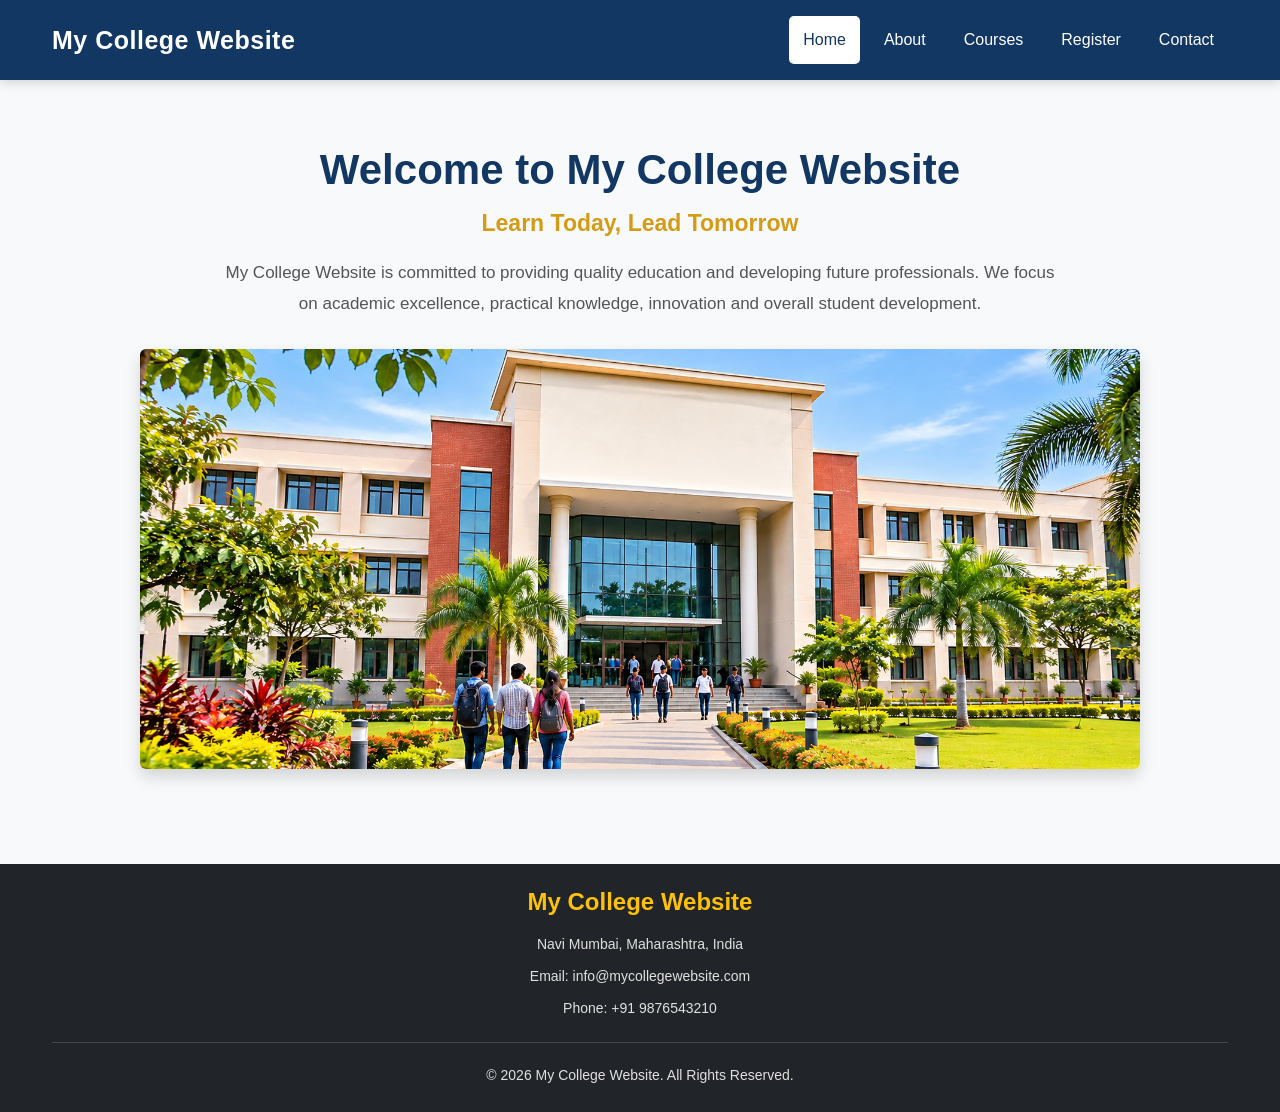
<file: templates/index.html>
<!DOCTYPE html>
<html lang="en">
<head>
    <meta charset="UTF-8">
    <meta name="viewport" content="width=device-width, initial-scale=1.0">
    <title>Home | My College Website</title>
    <link href="https://cdn.jsdelivr.net/npm/bootstrap@5.3.3/dist/css/bootstrap.min.css" rel="stylesheet">
    <link rel="stylesheet" href="/static/style.css">
</head>
<body>
    <nav class="navbar navbar-expand-lg navbar-dark bg-primary sticky-top">
        <div class="container">

            <a class="navbar-brand fw-bold" href="/">
                My College Website
            </a>

            <button class="navbar-toggler" type="button"
                data-bs-toggle="collapse" data-bs-target="#navbar">
                <span class="navbar-toggler-icon"></span>
            </button>

            <div class="collapse navbar-collapse" id="navbar">
                <ul class="navbar-nav ms-auto">

                    <li class="nav-item">
                        <a class="nav-link active" href="/">Home</a>
                    </li>

                    <li class="nav-item">
                        <a class="nav-link" href="/about">About</a>
                    </li>

                    <li class="nav-item">
                        <a class="nav-link" href="/courses">Courses</a>
                    </li>

                    <li class="nav-item">
                        <a class="nav-link" href="/register">Register</a>
                    </li>

                    <li class="nav-item">
                        <a class="nav-link" href="/contact">Contact</a>
                    </li>

                </ul>
            </div>

        </div>
    </nav>

    <section class="home-section">
        <div class="container text-center">

            <h1>Welcome to My College Website</h1>

            <h4>Learn Today, Lead Tomorrow</h4>

            <p class="intro-text">
                My College Website is committed to providing quality education
                and developing future professionals. We focus on academic
                excellence, practical knowledge, innovation and overall
                student development.
            </p>

            <img src="/static/images/College.png"
                 class="img-fluid rounded shadow college-image"
                 alt="My College Website Campus">

        </div>
    </section>

    <footer class="bg-dark text-white text-center py-4">
        <div class="container">

            <h4>My College Website</h4>

            <p>Navi Mumbai, Maharashtra, India</p>
            <p>Email: info@mycollegewebsite.com</p>
            <p>Phone: +91 9876543210</p>

            <hr>

            <p class="mb-0">
                © 2026 My College Website. All Rights Reserved.
            </p>

        </div>
    </footer>

    <script src="https://cdn.jsdelivr.net/npm/bootstrap@5.3.3/dist/js/bootstrap.bundle.min.js"></script>
    <script src="/static/script.js"></script>
</body>
</html>
</file>
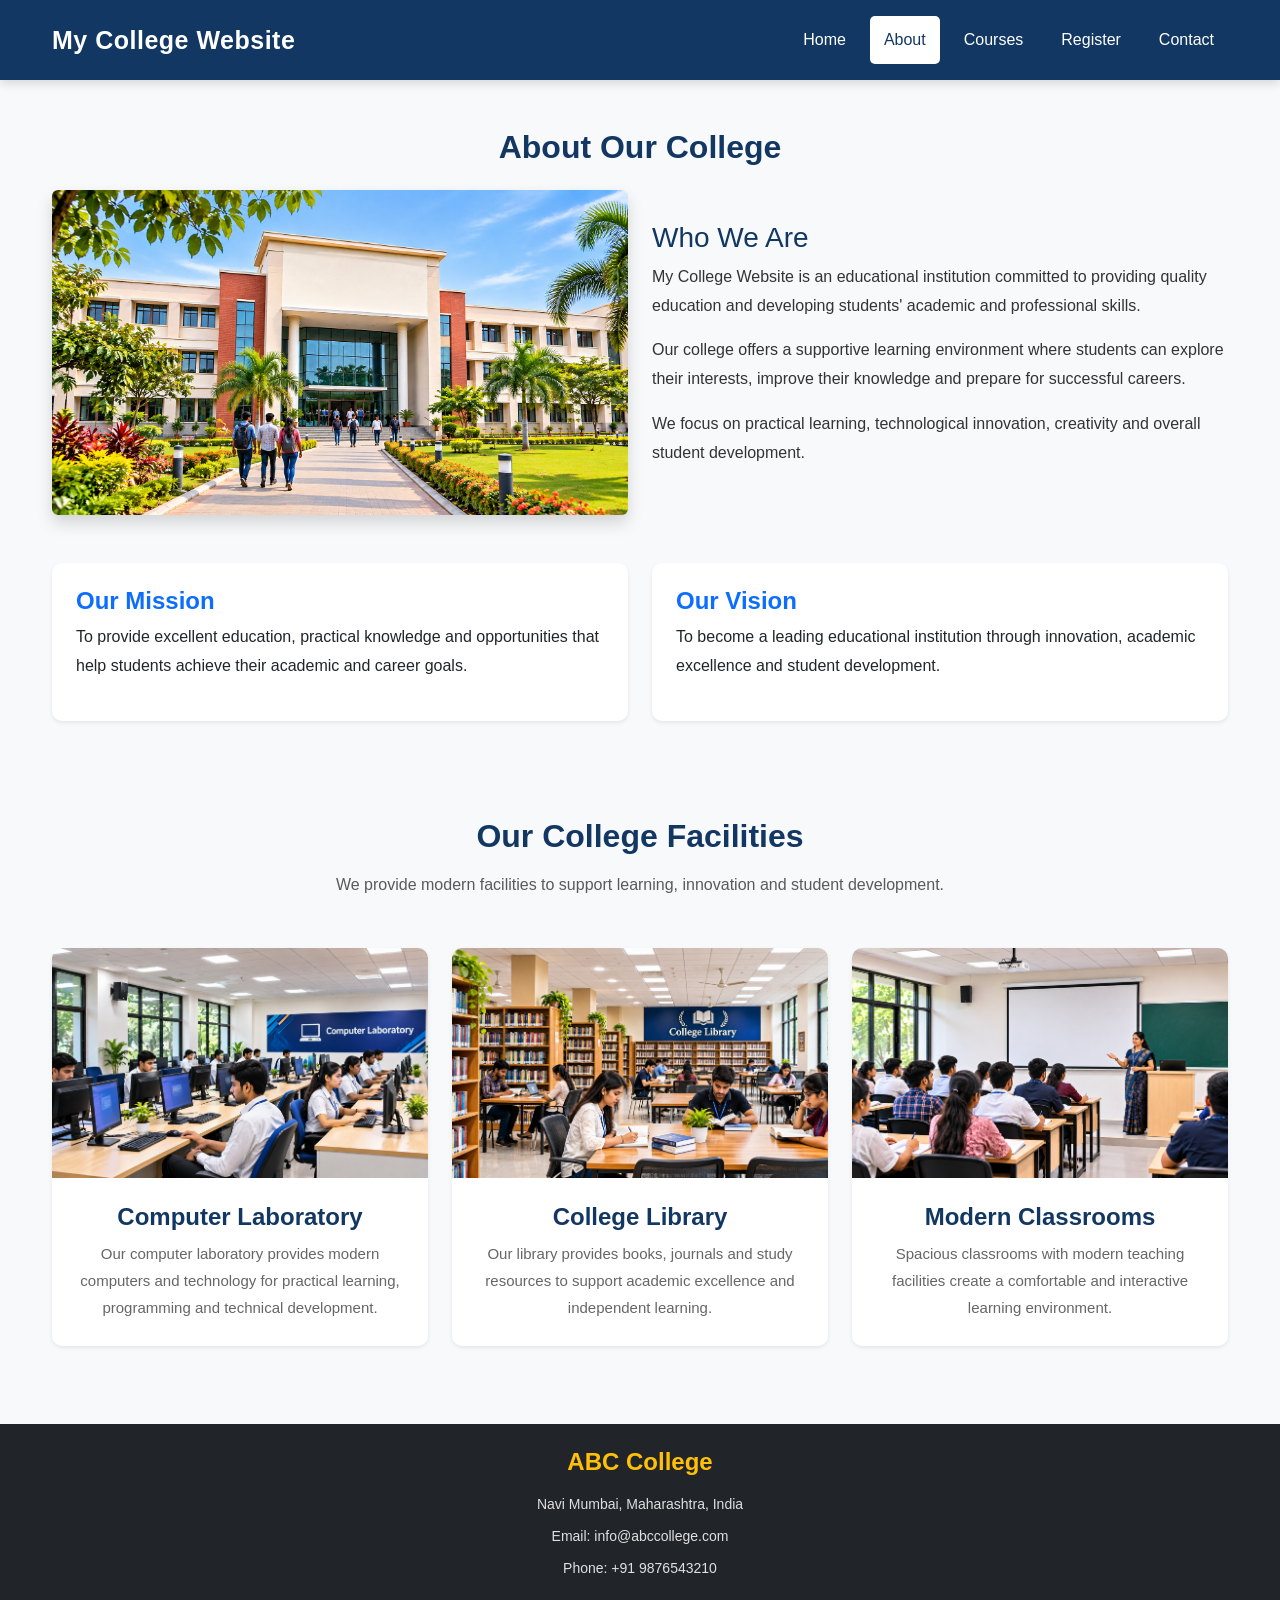
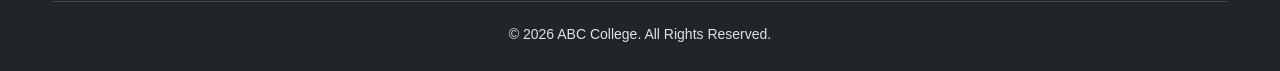
<file: templates/about.html>
<!DOCTYPE html>
<html lang="en">
<head>
    <meta charset="UTF-8">
    <meta name="viewport" content="width=device-width, initial-scale=1.0">
    <title>About Us | My College Website</title>
    <link href="https://cdn.jsdelivr.net/npm/bootstrap@5.3.3/dist/css/bootstrap.min.css" rel="stylesheet">
    <link rel="stylesheet" href="/static/style.css">
</head>
<body>

    <nav class="navbar navbar-expand-lg navbar-dark bg-primary sticky-top">
        <div class="container">
            <a class="navbar-brand fw-bold" href="/">My College Website</a>
            <button class="navbar-toggler" type="button" data-bs-toggle="collapse" data-bs-target="#navbar">
                <span class="navbar-toggler-icon"></span>
            </button>

            <div class="collapse navbar-collapse" id="navbar">
                <ul class="navbar-nav ms-auto">

                    <li class="nav-item">
                        <a class="nav-link" href="/">Home</a>
                    </li>

                    <li class="nav-item">
                        <a class="nav-link active" href="/about">About</a>
                    </li>

                    <li class="nav-item">
                        <a class="nav-link" href="/courses">Courses</a>
                    </li>

                    <li class="nav-item">
                        <a class="nav-link" href="/register">Register</a>
                    </li>

                    <li class="nav-item">
                        <a class="nav-link" href="/contact">Contact</a>
                    </li>
                </ul>
            </div>
        </div>
    </nav>

    <section class="container py-5">

        <h2 class="text-center mb-4">About Our College</h2>
        <div class="row align-items-center g-4">
            <div class="col-md-6">
                <img src="/static/images/College.png" class="img-fluid rounded shadow" alt="My College Website Campus">
            </div>

            <div class="col-md-6">
                <h3>Who We Are</h3>
                <p>
                    My College Website is an educational institution
                    committed to providing quality education
                    and developing students' academic and
                    professional skills.
                </p>

                <p>
                    Our college offers a supportive learning
                    environment where students can explore
                    their interests, improve their knowledge
                    and prepare for successful careers.
                </p>

                <p>
                    We focus on practical learning,
                    technological innovation, creativity
                    and overall student development.
                </p>
            </div>
        </div>
    </section>

    <section class="container pb-5">
        <div class="row g-4">

            <div class="col-md-6">
                <div class="card shadow-sm h-100">
                    <div class="card-body p-4">
                        <h4 class="text-primary">Our Mission</h4>
                        <p>
                            To provide excellent education,
                            practical knowledge and opportunities
                            that help students achieve their
                            academic and career goals.
                        </p>
                    </div>
                </div>
            </div>

            <div class="col-md-6">
                <div class="card shadow-sm h-100">
                    <div class="card-body p-4">
                        <h4 class="text-primary">Our Vision</h4>
                        <p>
                            To become a leading educational
                            institution through innovation,
                            academic excellence and student
                            development.
                        </p>
                    </div>
                </div>
            </div>

        </div>
    </section>

    <section class="container py-5">
        <h2 class="text-center mb-3">Our College Facilities</h2>
        <p class="text-center text-muted mb-5">
            We provide modern facilities to support
            learning, innovation and student development.
        </p>

        <div class="row g-4">
            <div class="col-md-6 col-lg-4">
                <div class="card shadow-sm h-100">
                    <img src="/static/images/computer_lab.png" class="card-img-top facility-image" alt="Computer Laboratory">
                    <div class="card-body text-center">
                        <h4 class="card-title">Computer Laboratory</h4>
                        <p class="card-text">
                            Our computer laboratory provides
                            modern computers and technology
                            for practical learning, programming
                            and technical development.
                        </p>
                    </div>
                </div>
            </div>

            <div class="col-md-6 col-lg-4">
                <div class="card shadow-sm h-100">
                    <img src="/static/images/library.png" class="card-img-top facility-image" alt="College Library">
                    <div class="card-body text-center">
                        <h4 class="card-title">College Library</h4>
                        <p class="card-text">
                            Our library provides books,
                            journals and study resources
                            to support academic excellence
                            and independent learning.
                        </p>
                    </div>
                </div>
            </div>

            <div class="col-md-6 col-lg-4">
                <div class="card shadow-sm h-100">
                    <img src="/static/images/classroom.png" class="card-img-top facility-image" alt="Modern Classroom">
                    <div class="card-body text-center">
                        <h4 class="card-title">Modern Classrooms</h4>

                        <p class="card-text">
                            Spacious classrooms with modern
                            teaching facilities create a
                            comfortable and interactive
                            learning environment.
                        </p>
                    </div>
                </div>
            </div>
        </div>
    </section>

    <footer class="bg-dark text-white text-center py-4">
        <div class="container">
            <h4>ABC College</h4>
            <p>Navi Mumbai, Maharashtra, India</p>
            <p>Email: info@abccollege.com</p>
            <p>Phone: +91 9876543210</p>
            <hr>
            <p class="mb-0">© 2026 ABC College. All Rights Reserved.</p>
        </div>
    </footer>

    <script src="https://cdn.jsdelivr.net/npm/bootstrap@5.3.3/dist/js/bootstrap.bundle.min.js"></script>
    <script src="/static/script.js"></script>
</body>
</html>
</file>
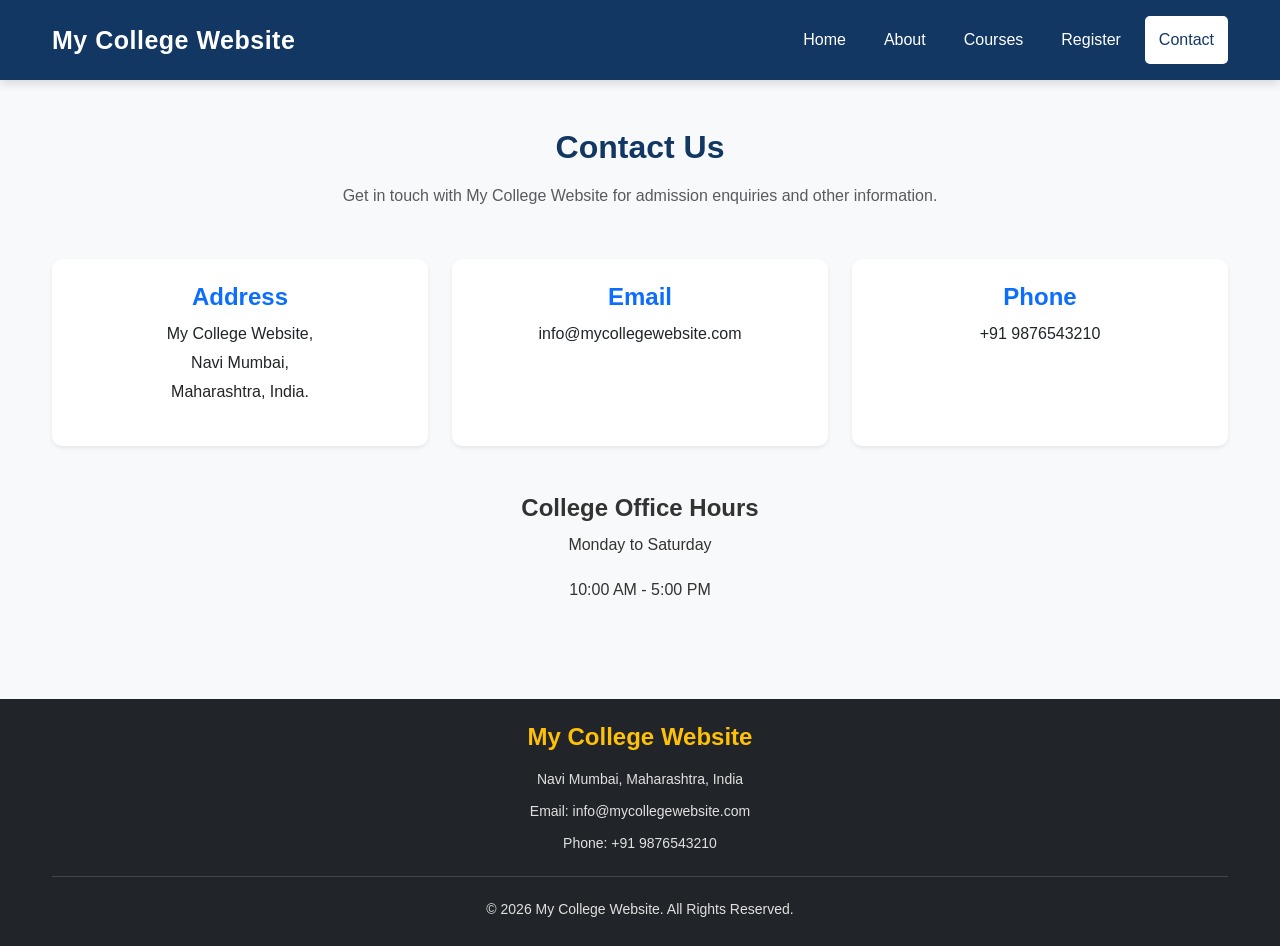
<file: templates/contact.html>
<!DOCTYPE html>
<html lang="en">
<head>
    <meta charset="UTF-8">
    <meta name="viewport" content="width=device-width, initial-scale=1.0">
    <title>Contact | My College Website</title>
    <link href="https://cdn.jsdelivr.net/npm/bootstrap@5.3.3/dist/css/bootstrap.min.css" rel="stylesheet">
    <link rel="stylesheet" href="/static/style.css">
</head>
<body>
    <nav class="navbar navbar-expand-lg navbar-dark bg-primary sticky-top">
        <div class="container">

            <a class="navbar-brand fw-bold" href="/">My College Website</a>

            <button class="navbar-toggler" type="button"
                data-bs-toggle="collapse" data-bs-target="#navbar">
                <span class="navbar-toggler-icon"></span>
            </button>

            <div class="collapse navbar-collapse" id="navbar">
                <ul class="navbar-nav ms-auto">

                    <li class="nav-item">
                        <a class="nav-link" href="/">Home</a>
                    </li>

                    <li class="nav-item">
                        <a class="nav-link" href="/about">About</a>
                    </li>

                    <li class="nav-item">
                        <a class="nav-link" href="/courses">Courses</a>
                    </li>

                    <li class="nav-item">
                        <a class="nav-link" href="/register">Register</a>
                    </li>

                    <li class="nav-item">
                        <a class="nav-link active" href="/contact">Contact</a>
                    </li>

                </ul>
            </div>
        </div>
    </nav>

    <div class="container py-5">

        <h2 class="text-center mb-3">Contact Us</h2>

        <p class="text-center text-muted mb-5">
            Get in touch with My College Website for admission
            enquiries and other information.
        </p>

        <div class="row g-4">

            <div class="col-md-4">
                <div class="card shadow-sm p-4 text-center h-100">
                    <h4 class="text-primary">Address</h4>
                    <p>
                        My College Website,<br>
                        Navi Mumbai,<br>
                        Maharashtra, India.
                    </p>
                </div>
            </div>

            <div class="col-md-4">
                <div class="card shadow-sm p-4 text-center h-100">
                    <h4 class="text-primary">Email</h4>
                    <p>info@mycollegewebsite.com</p>
                </div>
            </div>

            <div class="col-md-4">
                <div class="card shadow-sm p-4 text-center h-100">
                    <h4 class="text-primary">Phone</h4>
                    <p>+91 9876543210</p>
                </div>
            </div>

        </div>

        <div class="text-center mt-5">
            <h4>College Office Hours</h4>
            <p>Monday to Saturday</p>
            <p>10:00 AM - 5:00 PM</p>
        </div>

    </div>

    <footer class="bg-dark text-white text-center py-4">
        <div class="container">

            <h4>My College Website</h4>

            <p>Navi Mumbai, Maharashtra, India</p>
            <p>Email: info@mycollegewebsite.com</p>
            <p>Phone: +91 9876543210</p>

            <hr>

            <p class="mb-0">© 2026 My College Website. All Rights Reserved.</p>

        </div>
    </footer>

    <script src="https://cdn.jsdelivr.net/npm/bootstrap@5.3.3/dist/js/bootstrap.bundle.min.js"></script>
    <script src="/static/script.js"></script>
</body>
</html>
</file>
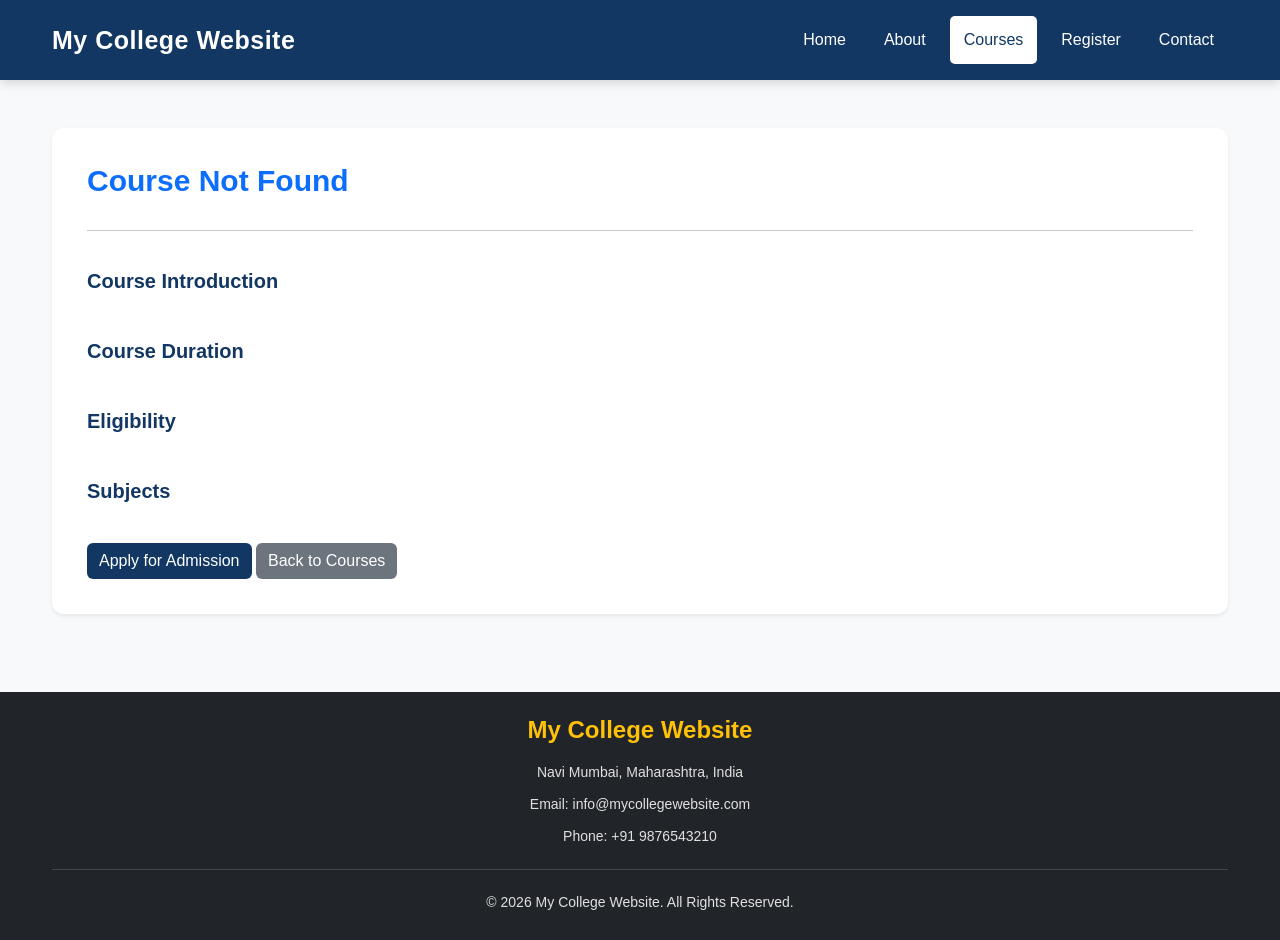
<file: templates/course_details.html>
<!DOCTYPE html>
<html lang="en">
<head>
    <meta charset="UTF-8">
    <meta name="viewport" content="width=device-width, initial-scale=1.0">
    <title>Course Details | My College Website</title>
    <link href="https://cdn.jsdelivr.net/npm/bootstrap@5.3.3/dist/css/bootstrap.min.css" rel="stylesheet">
    <link rel="stylesheet" href="/static/style.css">
</head>
<body>

    <nav class="navbar navbar-expand-lg navbar-dark bg-primary sticky-top">
        <div class="container">
            <a class="navbar-brand fw-bold" href="/">My College Website</a>
            <button class="navbar-toggler" type="button" data-bs-toggle="collapse" data-bs-target="#navbar">
                <span class="navbar-toggler-icon"></span>
            </button>

            <div class="collapse navbar-collapse" id="navbar">
                <ul class="navbar-nav ms-auto">

                    <li class="nav-item">
                        <a class="nav-link" href="/">Home</a>
                    </li>

                    <li class="nav-item">
                        <a class="nav-link" href="/about">About</a>
                    </li>

                    <li class="nav-item">
                        <a class="nav-link active" href="/courses">Courses</a>
                    </li>

                    <li class="nav-item">
                        <a class="nav-link" href="/register">Register</a>
                    </li>

                    <li class="nav-item">
                        <a class="nav-link" href="/contact">Contact</a>
                    </li>

                </ul>
            </div>
        </div>
    </nav>

    <div class="container py-5">
        <div class="card shadow-sm p-4">
            <h2 id="courseName" class="text-primary">Course Details</h2>
            <hr>
            <h5>Course Introduction</h5>
            <p id="courseDescription"></p>

            <h5>Course Duration</h5>
            <p id="courseDuration"></p>

            <h5>Eligibility</h5>
            <p id="courseEligibility"></p>

            <h5>Subjects</h5>
            <ul id="courseSubjects"></ul>

            <div class="mt-3">
                <a id="applyButton" href="/register" class="btn btn-primary">Apply for Admission</a>
                <a href="/courses" class="btn btn-secondary">Back to Courses</a>
            </div>
        </div>
    </div>

    <footer class="bg-dark text-white text-center py-4">
        <div class="container">
            <h4>My College Website</h4>
            <p>Navi Mumbai, Maharashtra, India</p>
            <p>Email: info@mycollegewebsite.com</p>
            <p>Phone: +91 9876543210</p>
            <hr>
            <p class="mb-0">© 2026 My College Website. All Rights Reserved.</p>
        </div>
    </footer>

    <script src="https://cdn.jsdelivr.net/npm/bootstrap@5.3.3/dist/js/bootstrap.bundle.min.js"></script>
    <script src="/static/script.js"></script>
</body>
</html>
</file>
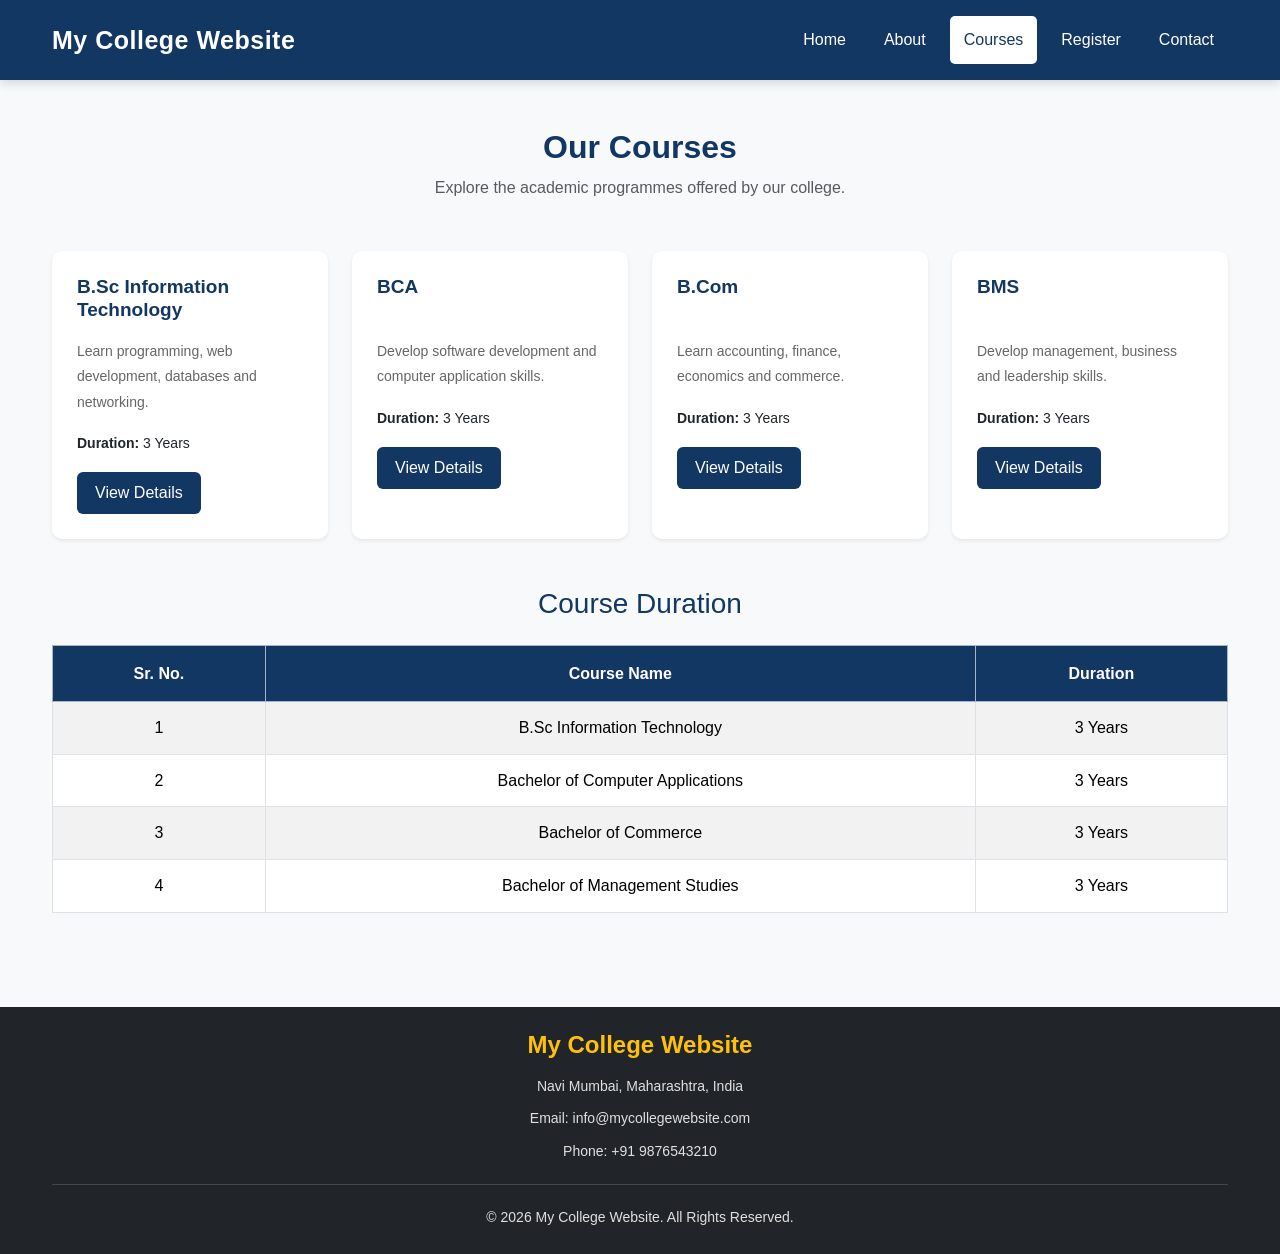
<file: templates/courses.html>
<!DOCTYPE html>
<html lang="en">
<head>
    <meta charset="UTF-8">
    <meta name="viewport" content="width=device-width, initial-scale=1.0">
    <title>Courses | My College Website</title>
    <link href="https://cdn.jsdelivr.net/npm/bootstrap@5.3.3/dist/css/bootstrap.min.css" rel="stylesheet">
    <link rel="stylesheet" href="/static/style.css">
</head>
<body>

    <nav class="navbar navbar-expand-lg navbar-dark bg-primary sticky-top">
        <div class="container">

            <a class="navbar-brand fw-bold" href="/">My College Website</a>

            <button class="navbar-toggler" type="button" data-bs-toggle="collapse" data-bs-target="#navbar">
                <span class="navbar-toggler-icon"></span>
            </button>

            <div class="collapse navbar-collapse" id="navbar">
                <ul class="navbar-nav ms-auto">

                    <li class="nav-item">
                        <a class="nav-link" href="/">Home</a>
                    </li>

                    <li class="nav-item">
                        <a class="nav-link" href="/about">About</a>
                    </li>

                    <li class="nav-item">
                        <a class="nav-link active" href="/courses">Courses</a>
                    </li>

                    <li class="nav-item">
                        <a class="nav-link" href="/register">Register</a>
                    </li>

                    <li class="nav-item">
                        <a class="nav-link" href="/contact">Contact</a>
                    </li>

                </ul>
            </div>
        </div>
    </nav>

    <div class="container py-5">

        <h2 class="text-center mb-2">Our Courses</h2>
        <p class="text-center text-muted mb-5">
            Explore the academic programmes offered by our college.
        </p>

        <div class="row g-4">
            <div class="col-md-6 col-lg-3">
                <div class="card course-card shadow-sm h-100">
                    <div class="card-body">
                        <h5 class="card-title">B.Sc Information Technology</h5>
                        <p class="card-text">
                            Learn programming, web development,
                            databases and networking.
                        </p>
                        <p><strong>Duration:</strong> 3 Years</p>
                        <a href="/course/bsc-it" class="btn btn-primary">View Details</a>
                    </div>
                </div>
            </div>

            <div class="col-md-6 col-lg-3">
                <div class="card course-card shadow-sm h-100">
                    <div class="card-body">
                        <h5 class="card-title">BCA</h5>
                        <p class="card-text">
                            Develop software development and
                            computer application skills.
                        </p>
                        <p><strong>Duration:</strong> 3 Years</p>
                        <a href="/course/bca" class="btn btn-primary">View Details</a>
                    </div>
                </div>
            </div>

            <div class="col-md-6 col-lg-3">
                <div class="card course-card shadow-sm h-100">
                    <div class="card-body">
                        <h5 class="card-title">B.Com</h5>
                        <p class="card-text">
                            Learn accounting, finance,
                            economics and commerce.
                        </p>
                        <p><strong>Duration:</strong> 3 Years</p>
                        <a href="/course/bcom" class="btn btn-primary">View Details</a>
                    </div>
                </div>
            </div>

            <div class="col-md-6 col-lg-3">
                <div class="card course-card shadow-sm h-100">
                    <div class="card-body">
                        <h5 class="card-title">BMS</h5>

                        <p class="card-text">
                            Develop management, business
                            and leadership skills.
                        </p>

                        <p><strong>Duration:</strong> 3 Years</p>
                        <a href="/course/bms" class="btn btn-primary">View Details</a>
                    </div>
                </div>
            </div>
        </div>

        <h3 class="text-center mt-5 mb-4">Course Duration</h3>

        <div class="table-responsive">
            <table class="table table-bordered table-striped text-center">
                <thead class="table-primary">
                    <tr>
                        <th>Sr. No.</th>
                        <th>Course Name</th>
                        <th>Duration</th>
                    </tr>
                </thead>
                <tbody>
                    <tr>
                        <td>1</td>
                        <td>B.Sc Information Technology</td>
                        <td>3 Years</td>
                    </tr>

                    <tr>
                        <td>2</td>
                        <td>Bachelor of Computer Applications</td>
                        <td>3 Years</td>
                    </tr>

                    <tr>
                        <td>3</td>
                        <td>Bachelor of Commerce</td>
                        <td>3 Years</td>
                    </tr>

                    <tr>
                        <td>4</td>
                        <td>Bachelor of Management Studies</td>
                        <td>3 Years</td>
                    </tr>
                </tbody>
            </table>
        </div>
    </div>

    <footer class="bg-dark text-white text-center py-4">
        <div class="container">
            <h4>My College Website</h4>
            <p>Navi Mumbai, Maharashtra, India</p>
            <p>Email: info@mycollegewebsite.com</p>
            <p>Phone: +91 9876543210</p>
            <hr>
            <p class="mb-0">© 2026 My College Website. All Rights Reserved.</p>
        </div>
    </footer>

    <script src="https://cdn.jsdelivr.net/npm/bootstrap@5.3.3/dist/js/bootstrap.bundle.min.js"></script>
    <script src="/static/script.js"></script>
</body>
</html>
</file>
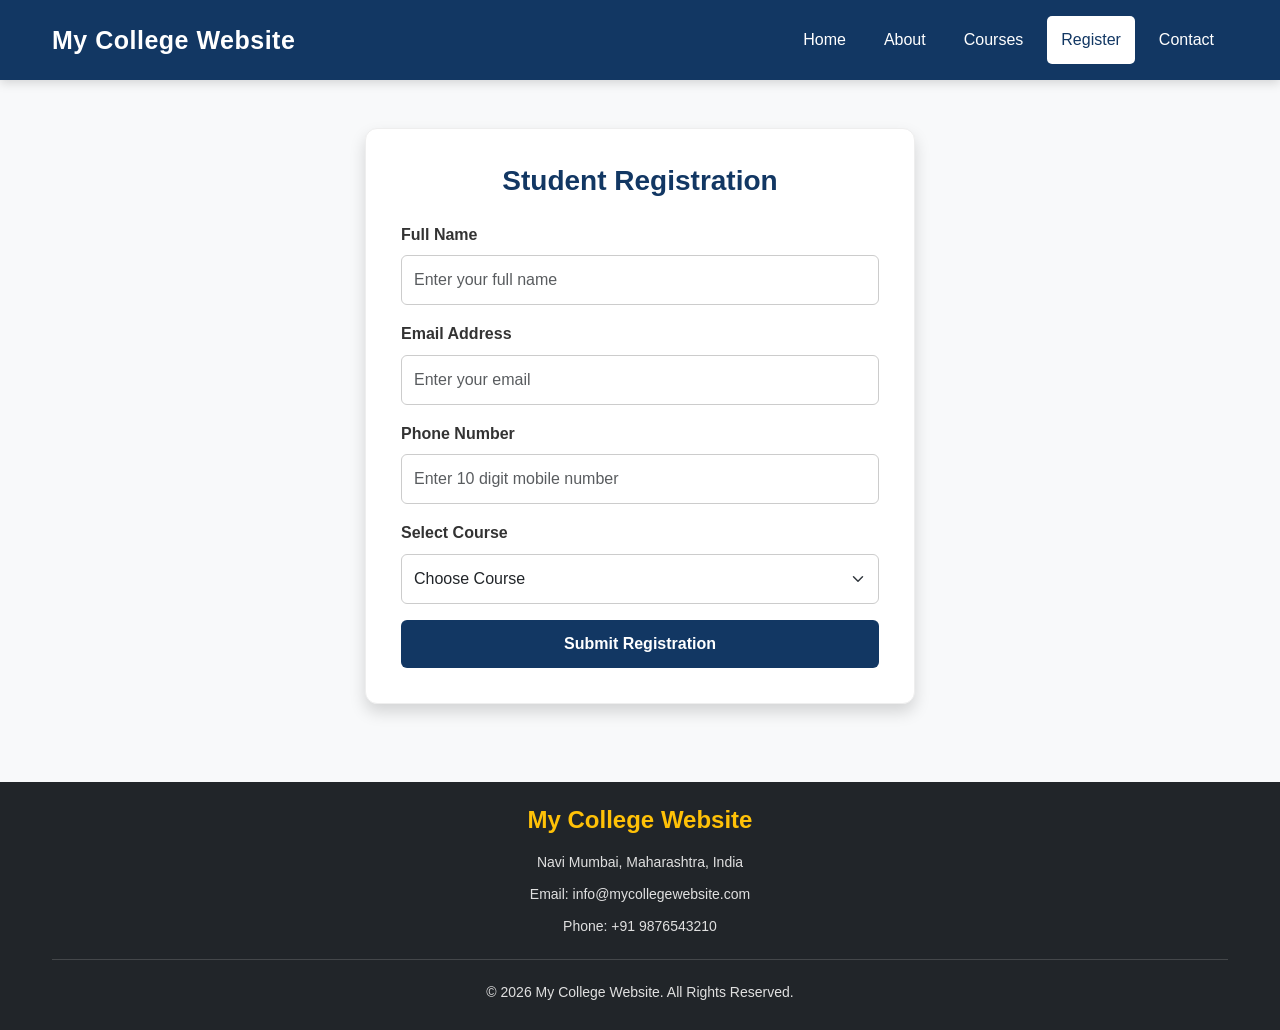
<file: templates/register.html>
<!DOCTYPE html>
<html lang="en">
<head>
    <meta charset="UTF-8">
    <meta name="viewport" content="width=device-width, initial-scale=1.0">
    <title>Registration | My College Website</title>
    <link href="https://cdn.jsdelivr.net/npm/bootstrap@5.3.3/dist/css/bootstrap.min.css" rel="stylesheet">
    <link rel="stylesheet" href="/static/style.css">
</head>
<body>

    <nav class="navbar navbar-expand-lg navbar-dark bg-primary sticky-top">
        <div class="container">
            <a class="navbar-brand fw-bold" href="/">My College Website</a>

            <button class="navbar-toggler" type="button"
                data-bs-toggle="collapse" data-bs-target="#navbar">
                <span class="navbar-toggler-icon"></span>
            </button>

            <div class="collapse navbar-collapse" id="navbar">
                <ul class="navbar-nav ms-auto">

                    <li class="nav-item">
                        <a class="nav-link" href="/">Home</a>
                    </li>

                    <li class="nav-item">
                        <a class="nav-link" href="/about">About</a>
                    </li>

                    <li class="nav-item">
                        <a class="nav-link" href="/courses">Courses</a>
                    </li>

                    <li class="nav-item">
                        <a class="nav-link active" href="/register">Register</a>
                    </li>

                    <li class="nav-item">
                        <a class="nav-link" href="/contact">Contact</a>
                    </li>

                </ul>
            </div>
        </div>
    </nav>

    <div class="container py-5">
        <div class="registration-box shadow">
            <h2 class="text-center mb-4">Student Registration</h2>
            <div id="registrationMessage"></div>

            <form action="/register" method="POST" id="registrationForm">

                <div class="mb-3">
                    <label class="form-label">Full Name</label>
                    <input type="text" name="name" class="form-control" placeholder="Enter your full name" required>
                </div>

                <div class="mb-3">
                    <label class="form-label">Email Address</label>
                    <input type="email" name="email" class="form-control" placeholder="Enter your email" required>
                </div>

                <div class="mb-3">
                    <label class="form-label">Phone Number</label>
                    <input type="tel" name="phone" class="form-control" placeholder="Enter 10 digit mobile number"
                           pattern="[0-9]{10}" maxlength="10" required>
                </div>

                <div class="mb-3">
                    <label class="form-label">Select Course</label>
                    <select name="course" id="courseSelect" class="form-select" required>
                        <option value="">Choose Course</option>
                        <option value="B.Sc Information Technology">
                            B.Sc Information Technology
                        </option>
                        <option value="BCA">BCA</option>
                        <option value="B.Com">B.Com</option>
                        <option value="BMS">BMS</option>
                    </select>
                </div>

                <button type="submit" class="btn btn-primary w-100">
                    Submit Registration
                </button>
            </form>
        </div>
    </div>

    <footer class="bg-dark text-white text-center py-4">
        <div class="container">
            <h4>My College Website</h4>
            <p>Navi Mumbai, Maharashtra, India</p>
            <p>Email: info@mycollegewebsite.com</p>
            <p>Phone: +91 9876543210</p>
            <hr>
            <p class="mb-0">© 2026 My College Website. All Rights Reserved.</p>
        </div>
    </footer>

    <script src="https://cdn.jsdelivr.net/npm/bootstrap@5.3.3/dist/js/bootstrap.bundle.min.js"></script>
    <script src="/static/script.js"></script>
</body>
</html>
</file>
<file: static/style.css>
* {
    margin: 0;
    padding: 0;
    box-sizing: border-box;
}

html {
    scroll-behavior: smooth;
}

body {
    font-family: Arial, Helvetica, sans-serif;
    background-color: #f8f9fa;
    color: #333;
    line-height: 1.6;
}

a {
    text-decoration: none;
}

.container {
    max-width: 1200px;
}

.navbar {
    background-color: #123763 !important;
    padding: 15px 0;
    box-shadow: 0 3px 10px rgba(0, 0, 0, 0.15);
}

.navbar-brand {
    font-size: 25px;
    font-weight: bold;
    letter-spacing: 0.5px;
}

.navbar-nav {
    gap: 10px;
}

.nav-link {
    color: white !important;
    font-size: 16px;
    font-weight: 500;
    padding: 8px 14px !important;
    border-radius: 5px;
    transition: 0.3s;
}

.nav-link:hover,
.nav-link.active {
    background-color: #ffffff;
    color: #123763 !important;
}

.home-section {
    padding: 65px 0;
    min-height: 75vh;
}

.home-section h1 {
    font-size: 42px;
    font-weight: bold;
    color: #123763;
    margin-bottom: 15px;
}

.home-section h4 {
    color: #d49b16;
    font-size: 23px;
    margin-bottom: 20px;
}

.intro-text {
    max-width: 850px;
    margin: 20px auto 30px;
    font-size: 17px;
    line-height: 1.8;
    color: #555;
}

.college-image {
    width: 85%;
    height: 420px;
    object-fit: cover;
    border-radius: 10px;
    transition: 0.3s;
}

.college-image:hover {
    transform: scale(1.01);
}

.container h2 {
    color: #123763;
    font-weight: bold;
}

.container h3 {
    color: #123763;
}

.container h4 {
    font-weight: 600;
}

.container p {
    line-height: 1.8;
}

.container ul {
    line-height: 2;
}

.card {
    border: none;
    border-radius: 10px;
    overflow: hidden;
}

.card-body {
    padding: 25px;
}

.card h4,
.card h5 {
    color: #123763;
}

.course-card {
    border: 1px solid #e5e5e5;
    border-radius: 10px;
    transition: 0.3s ease;
    background-color: white;
}

.course-card:hover {
    transform: translateY(-7px);
    box-shadow: 0 8px 20px rgba(0, 0, 0, 0.12);
}

.course-card .card-title {
    color: #123763;
    font-size: 19px;
    font-weight: bold;
    min-height: 55px;
}

.course-card .card-text {
    color: #666;
    font-size: 14px;
}

.course-card p {
    font-size: 14px;
}

.course-card .btn {
    background-color: #123763;
    border: none;
    padding: 9px 18px;
}

.course-card .btn:hover {
    background-color: #d49b16;
    color: #222;
}

.container > .card {
    border-radius: 12px;
    padding: 35px !important;
}

.container > .card h2 {
    font-size: 30px;
    margin-bottom: 15px;
}

.container > .card h5 {
    color: #123763;
    font-weight: bold;
    margin-top: 22px;
}

.container > .card p {
    color: #555;
}

.container > .card ul {
    padding-left: 25px;
}

.container > .card li {
    padding: 3px 0;
}

.container > .card .btn-primary {
    background-color: #123763;
    border: none;
}

.container > .card .btn-primary:hover {
    background-color: #d49b16;
    color: #222;
}

.table {
    background-color: white;
    vertical-align: middle;
}

.table th {
    background-color: #123763;
    color: white;
    padding: 15px;
}

.table td {
    padding: 13px;
}

.table tbody tr:hover {
    background-color: #edf3fa;
}

.registration-box {
    max-width: 550px;
    margin: auto;
    background-color: white;
    padding: 35px;
    border-radius: 12px;
    border: 1px solid #eee;
}

.registration-box h2 {
    color: #123763;
    font-size: 28px;
    font-weight: bold;
}

.form-label {
    font-weight: 600;
    color: #333;
}

.form-control,
.form-select {
    padding: 12px;
    border-radius: 6px;
    border: 1px solid #ccc;
}

.form-control:focus,
.form-select:focus {
    border-color: #123763;
    box-shadow: 0 0 5px rgba(18, 55, 99, 0.25);
}

.registration-box button {
    padding: 12px;
    font-weight: bold;
    background-color: #123763;
    border: none;
}

.registration-box button:hover {
    background-color: #d49b16;
    color: #222;
}

#contact {
    margin-top: 0;
}

.row .card {
    transition: 0.3s;
}

.row .card:hover {
    transform: translateY(-5px);
}

.btn {
    border-radius: 6px;
    transition: 0.3s;
}

.btn-secondary {
    border: none;
}

footer {
    background-color: #102c4c !important;
    color: white;
    padding: 35px 15px !important;
    margin-top: 30px;
}

footer h4 {
    color: #ffc107;
    font-weight: bold;
    margin-bottom: 15px;
}

footer p {
    margin-bottom: 7px;
    color: #e0e0e0;
    font-size: 14px;
}

footer hr {
    border-color: #aaa;
    margin: 20px 0;
}

@media (max-width: 992px) {

    .navbar-nav {
        gap: 3px;
        margin-top: 12px;
    }

    .nav-link {
        padding: 10px !important;
    }

    .home-section h1 {
        font-size: 35px;
    }

    .college-image {
        width: 95%;
    }

}

@media (max-width: 768px) {

    .home-section {
        padding: 45px 15px;
    }

    .home-section h1 {
        font-size: 30px;
    }

    .home-section h4 {
        font-size: 19px;
    }

    .intro-text {
        font-size: 15px;
    }

    .college-image {
        width: 100%;
        height: 280px;
    }

    .registration-box {
        padding: 22px;
    }

    .container > .card {
        padding: 22px !important;
    }

    .course-card .card-title {
        min-height: auto;
    }

}

@media (max-width: 576px) {

    .navbar-brand {
        font-size: 21px;
    }

    .home-section h1 {
        font-size: 26px;
    }

    .college-image {
        height: 220px;
    }

    .registration-box {
        padding: 18px;
    }

    .registration-box h2 {
        font-size: 23px;
    }

    footer {
        padding: 25px 12px !important;
    }

}

.facility-image {
    width: 100%;
    height: 230px;
    object-fit: cover;
}

.card {
    transition: 0.3s ease;
}

.card:hover {
    transform: translateY(-5px);
}

.card-title {
    color: #123763;
    font-weight: bold;
}

.card-text {
    color: #666;
    font-size: 15px;
    line-height: 1.7;
}

.facility-image {
    width: 100%;
    height: 230px;
    object-fit: cover;
}

.card {
    border: none;
    border-radius: 10px;
    overflow: hidden;
    transition: 0.3s ease;
}

.card:hover {
    transform: translateY(-5px);
}

.facility-image {
    display: block;
}

.card-title {
    color: #123763;
    font-weight: bold;
}

.card-text {
    color: #666;
    line-height: 1.7;
}
</file>
